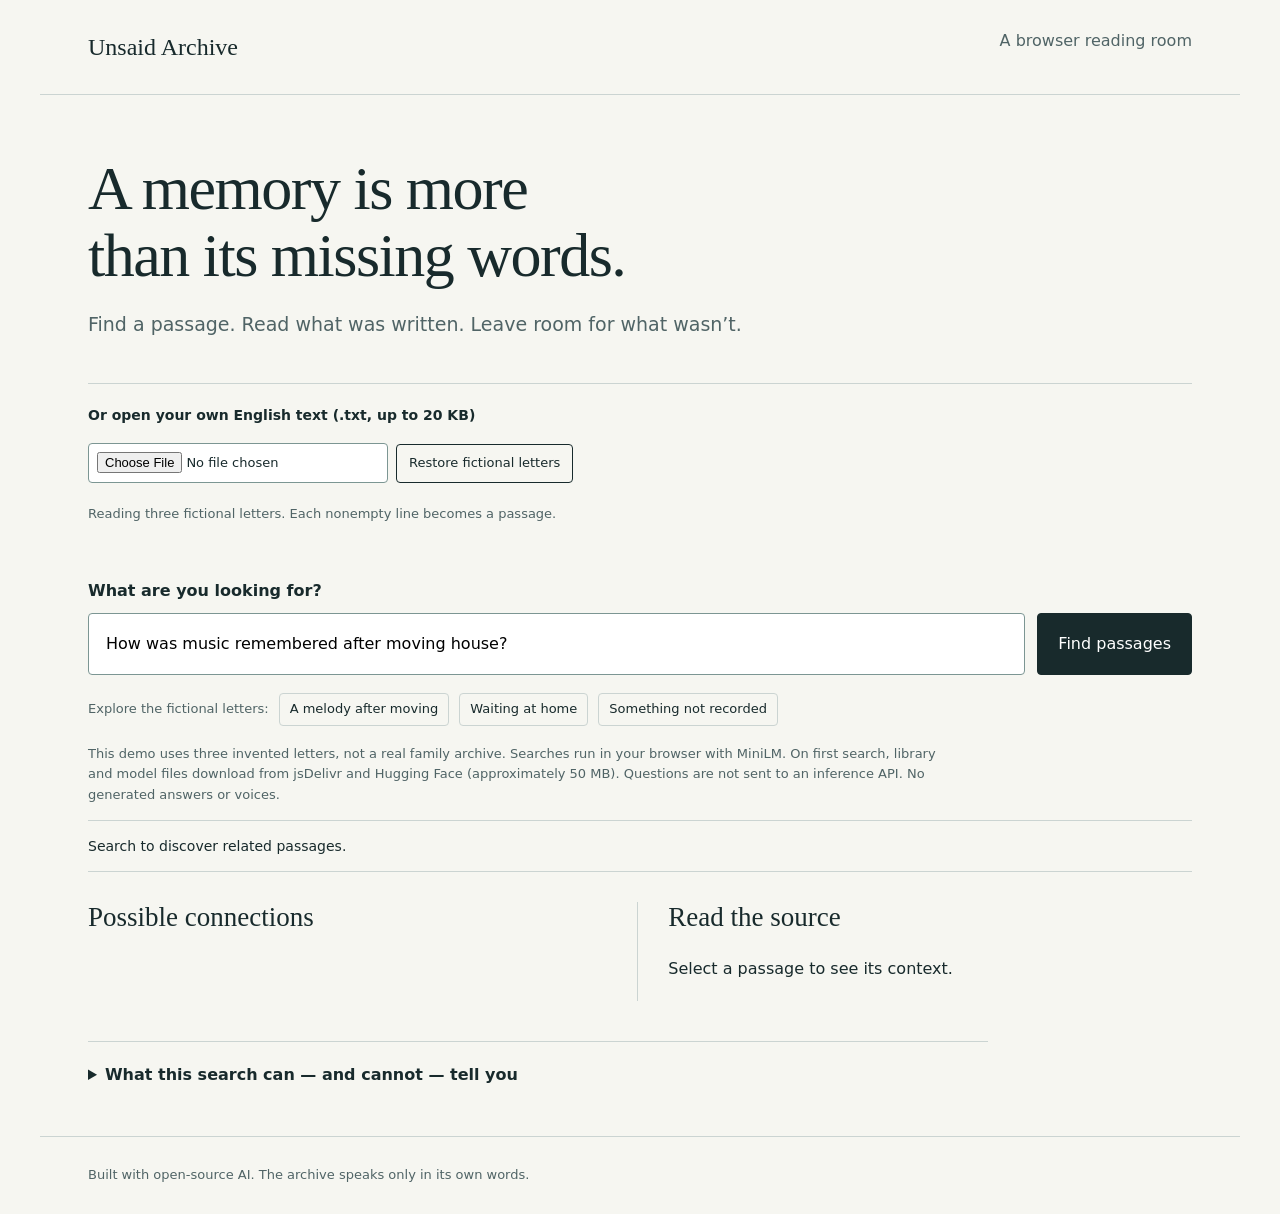
<file: docs/index.html>
<!doctype html><html lang="en"><head><meta charset="utf-8"><meta name="viewport" content="width=device-width,initial-scale=1"><title>Unsaid Archive</title><link rel="stylesheet" href="./style.css"><script src="./app.js" type="module"></script></head><body><header><a href="./">Unsaid Archive</a><span>A browser reading room</span></header><main><section class="intro"><h1>A memory is more<br>than its missing words.</h1><p>Find a passage. Read what was written. Leave room for what wasn’t.</p></section><section class="import"><label for="file">Or open your own English text (.txt, up to 20 KB)</label><input id="file" type="file" accept=".txt,text/plain"><button id="reset" type="button">Restore fictional letters</button><p id="archive-label">Reading three fictional letters. Each nonempty line becomes a passage.</p></section><form id="search"><label for="query">What are you looking for?</label><div class="search-row"><input id="query" name="query" required maxlength="1200" value="How was music remembered after moving house?"><button id="submit">Find passages</button></div></form><div class="examples"><span>Explore the fictional letters:</span><button type="button" data-query="How was music remembered after moving house?">A melody after moving</button><button type="button" data-query="How did she wait for someone to come home?">Waiting at home</button><button type="button" data-query="What were her last words?">Something not recorded</button></div><p class="disclosure">This demo uses three invented letters, not a real family archive. Searches run in your browser with MiniLM. On first search, library and model files download from jsDelivr and Hugging Face (approximately 50 MB). Questions are not sent to an inference API. No generated answers or voices.</p><p id="status" role="status" aria-live="polite">Search to discover related passages.</p><div class="workspace"><section aria-labelledby="matches-heading"><h2 id="matches-heading">Possible connections</h2><div id="matches"></div></section><section class="source" aria-labelledby="source-heading"><h2 id="source-heading">Read the source</h2><p id="source-id">Select a passage to see its context.</p><pre id="source-text"></pre><p id="provenance"></p></section></div><details><summary>What this search can — and cannot — tell you</summary><p>Semantic similarity can point to related language. It cannot establish intent, historical truth, or whether a question has an answer. Even the highest-ranked passage may be irrelevant. The provisional 0.4 threshold is not a calibrated confidence score. Low scores do not prove that something is absent.</p><p>The “Waiting at home” example deliberately preserves a known retrieval failure. Read the alternative matches rather than trusting the first.</p><p>Model: Xenova/all-MiniLM-L6-v2, the quantized ONNX conversion of sentence-transformers/all-MiniLM-L6-v2 (Apache-2.0). English prototype. Questions remain in browser memory. The hosting provider receives page requests; model hosts receive file-download requests. Browser cache eviction can require another download. Offline reload is not guaranteed.</p></details></main><footer>Built with open-source AI. The archive speaks only in its own words.</footer></body></html>
</file>
<file: docs/style.css>
:root{color-scheme:light;--ink:#182a2c;--muted:#506466;--accent:#a7442d;--line:#cbd4d2}*{box-sizing:border-box}body{margin:0;background:#f6f6f1;color:var(--ink);font:16px/1.6 system-ui,sans-serif}header,main,footer{max-width:1200px;margin:auto;padding:28px 48px}header{display:flex;justify-content:space-between;border-bottom:1px solid var(--line)}header a{font-family:Georgia,serif;font-size:24px;color:inherit;text-decoration:none}header span{color:var(--muted)}.intro{padding:32px 0 24px}.intro h1{font:normal clamp(36px,5vw,62px)/1.08 Georgia,serif;letter-spacing:-1.5px;margin:0 0 20px}.intro p{font-size:19px;color:var(--muted)}label{display:block;font-weight:600;margin-bottom:10px}.search-row{display:flex;gap:12px}input{flex:1;min-width:0;background:white;border:1px solid #7c9693;padding:17px;font:inherit;border-radius:4px}button{font:inherit;cursor:pointer;border-radius:4px;padding:14px 20px;background:var(--ink);color:white;border:1px solid var(--ink)}button:disabled{opacity:.6;cursor:wait}button:focus-visible,input:focus-visible,summary:focus-visible{outline:3px solid #be6b41;outline-offset:3px}.examples{display:flex;align-items:center;flex-wrap:wrap;gap:10px;margin:18px 0}.examples span{font-size:13px;color:var(--muted)}.examples button{background:none;color:var(--ink);font-size:13px;padding:5px 10px;border-color:var(--line)}.disclosure{font-size:13px;color:var(--muted);max-width:850px}#status{padding:14px 0;border-block:1px solid var(--line);font-size:14px}.workspace{display:grid;grid-template-columns:1fr 1.1fr;gap:45px;margin:30px 0 40px}h2{font:normal 27px Georgia,serif;margin-top:0}.match{display:block;text-align:left;width:100%;background:transparent;color:var(--ink);border:0;border-bottom:1px solid var(--line);border-radius:0;padding:18px 12px}.match[aria-pressed=true]{border-left:3px solid var(--accent);background:#eeeee5}.match blockquote{font:20px/1.5 Georgia,serif;margin:8px 0}.meta{font:12px/1.5 system-ui,sans-serif;color:var(--muted)}.source{border-left:1px solid var(--line);padding-left:30px}pre{white-space:pre-wrap;font:20px/1.7 Georgia,serif;margin:20px 0}mark{background:#f4d69a;color:var(--ink)}#provenance{overflow-wrap:anywhere;font:12px/1.6 ui-monospace,monospace;color:var(--muted)}details{border-top:1px solid var(--line);padding:20px 0;max-width:900px}summary{cursor:pointer;font-weight:600}footer{font-size:13px;color:var(--muted);border-top:1px solid var(--line)}@media(max-width:700px){header,main,footer{padding:22px}header span{display:none}.intro{padding-top:20px}.search-row{flex-direction:column}.workspace{grid-template-columns:1fr;gap:24px}.source{border-left:0;border-top:1px solid var(--line);padding:24px 0 0}.intro h1{letter-spacing:-.5px}}

.import{border-top:1px solid var(--line);padding:20px 0;margin-bottom:20px}.import label{font-size:14px}.import input{max-width:100%;font-size:13px;padding:8px}.import button{padding:8px 12px;background:none;color:var(--ink);font-size:13px;margin:8px}#archive-label{font-size:13px;color:var(--muted)}
</file>
